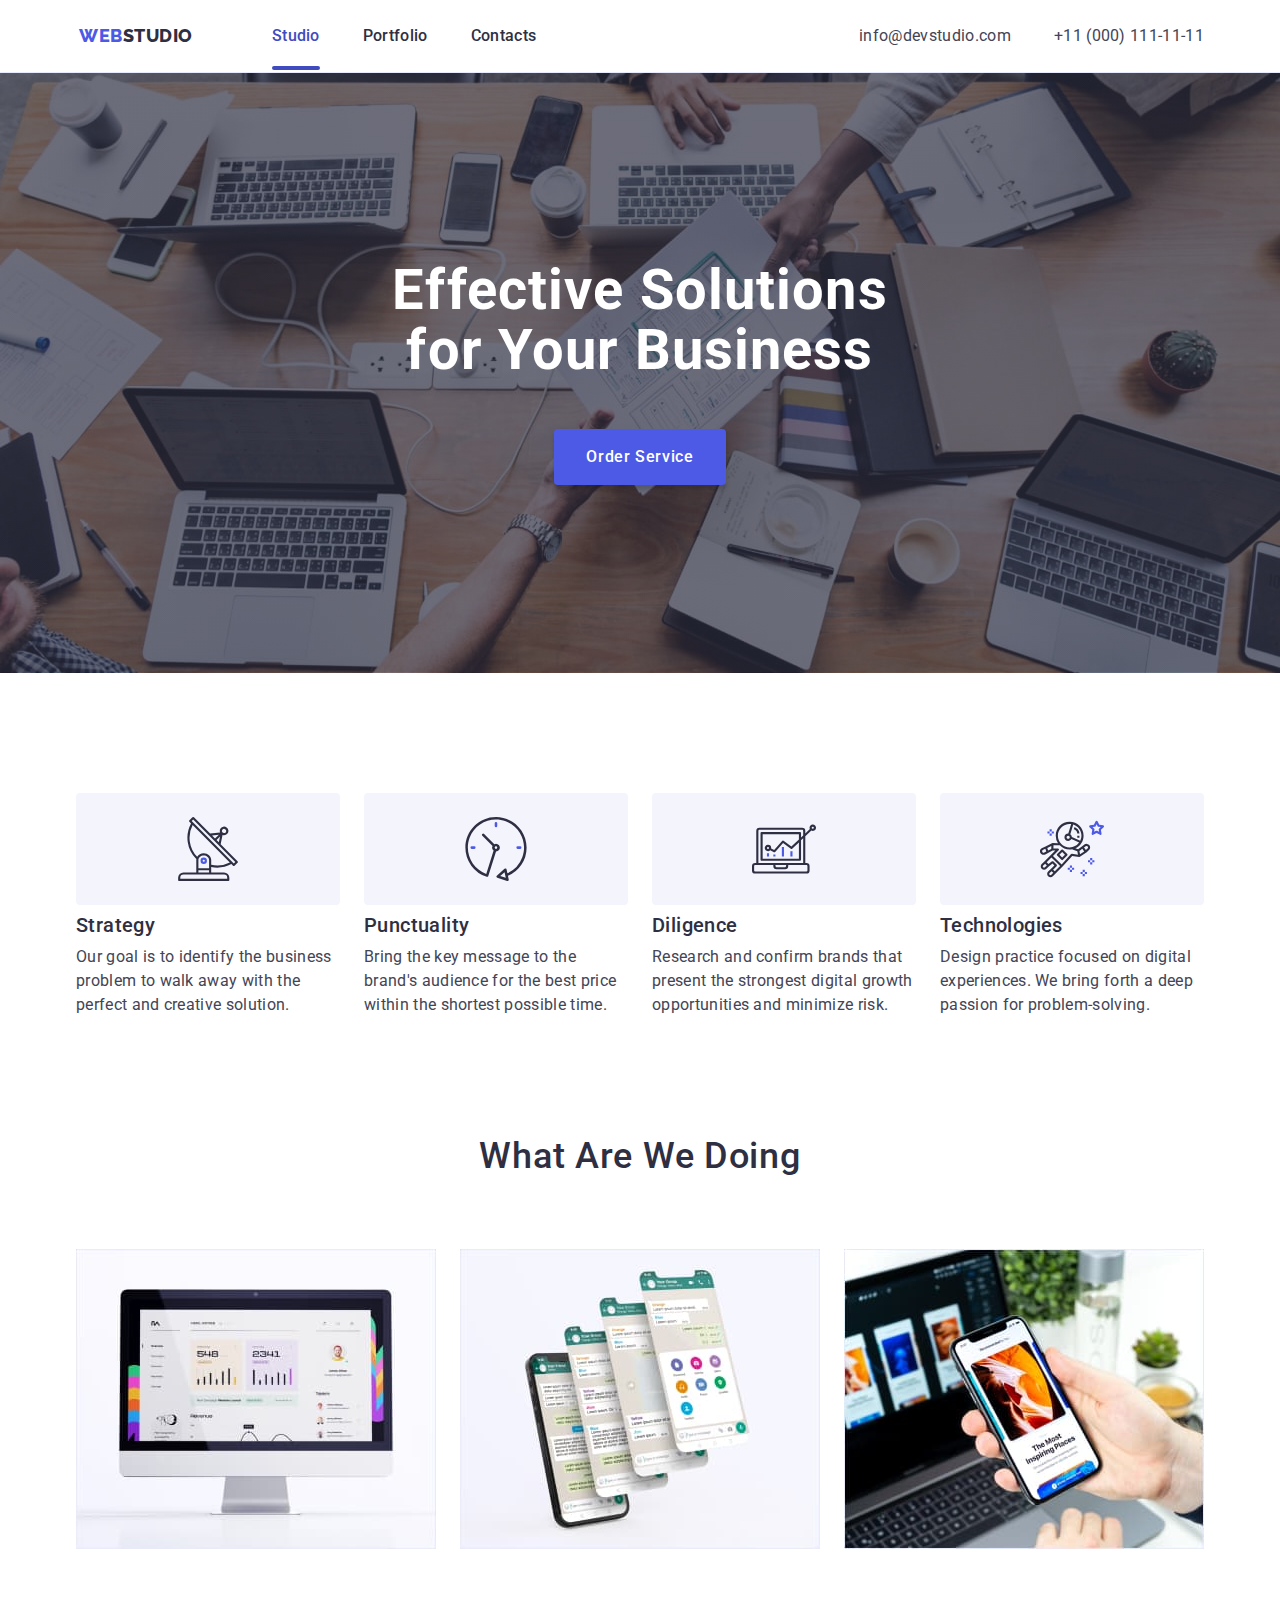
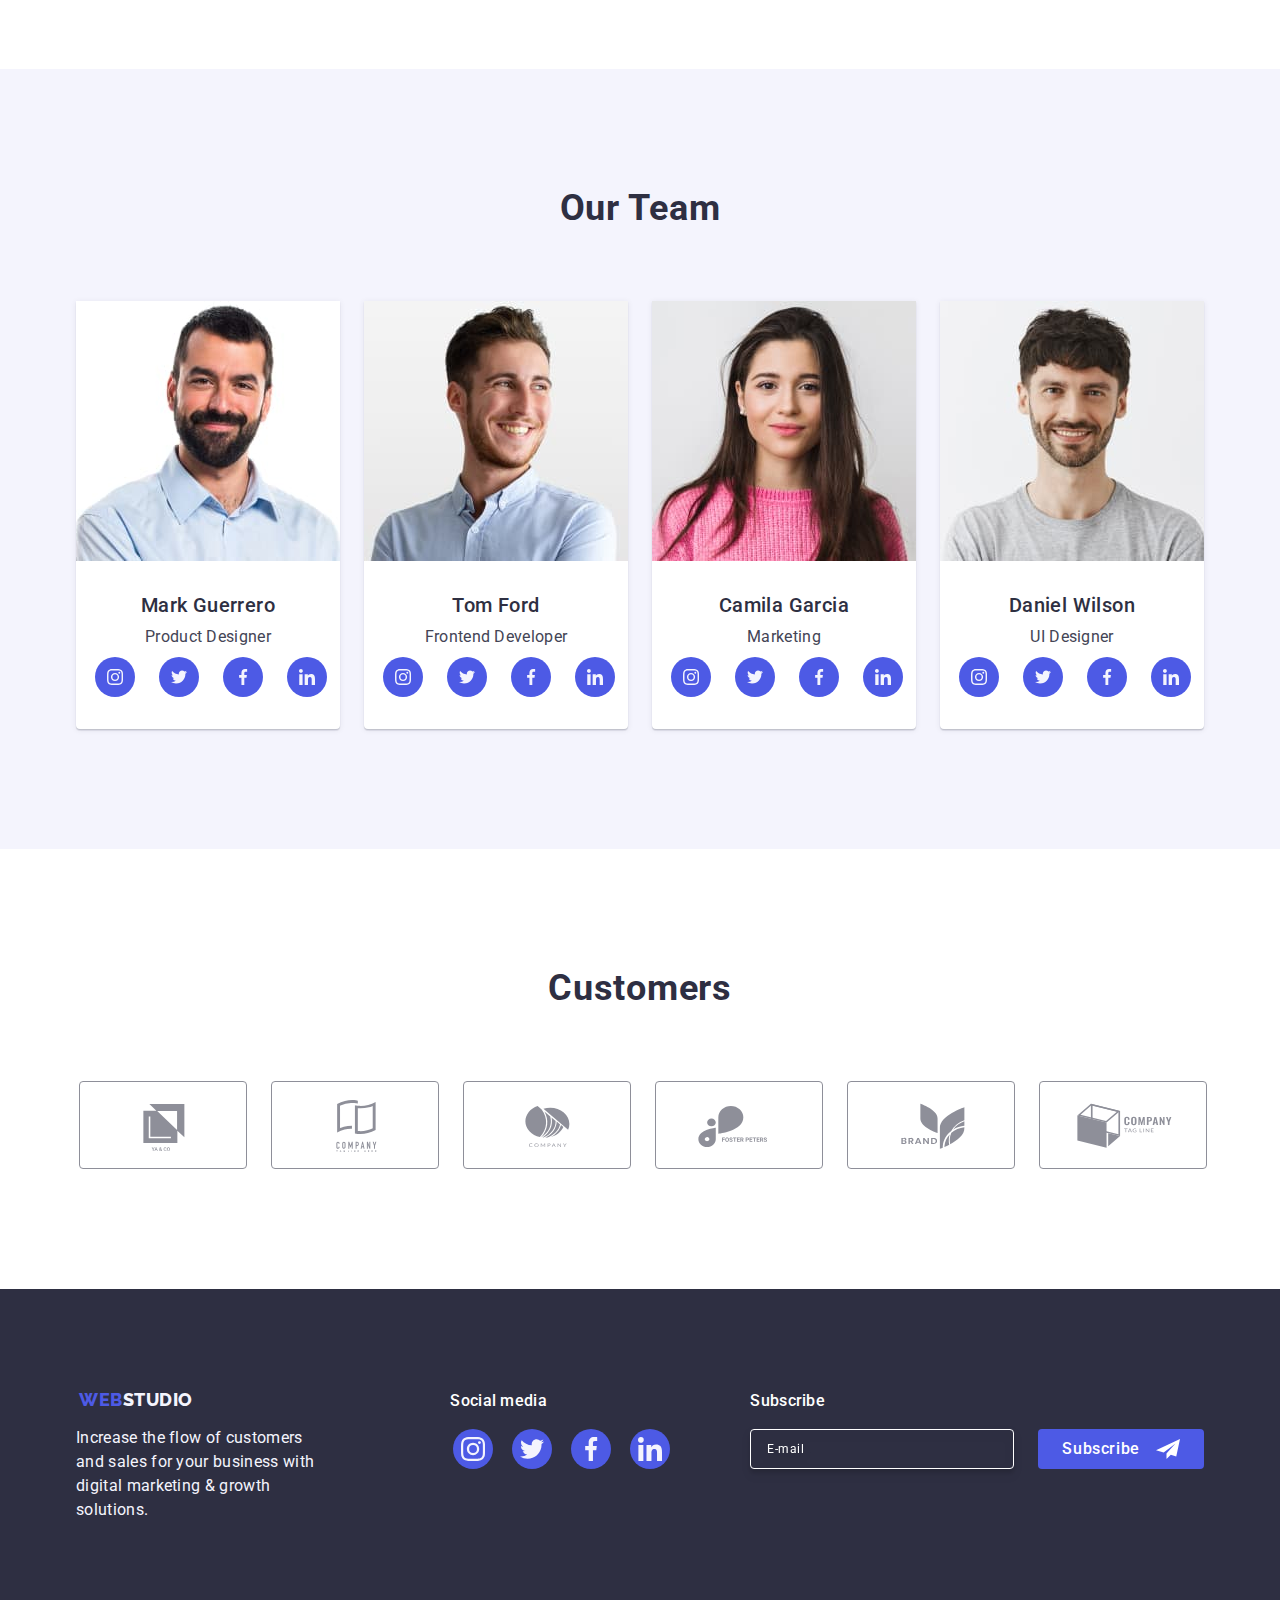
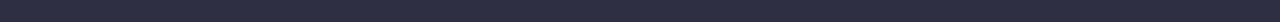
<file: index.html>
<!DOCTYPE html>
<html lang="en">
  <head>
    <meta charset="UTF-8" />
    <meta name="viewport" content="width=device-width, initial-scale=1.0" />

    <link
      rel="stylesheet"
      href="https://cdnjs.cloudflare.com/ajax/libs/modern-normalize/2.0.0/modern-normalize.min.css"
    />

    <link rel="preconnect" href="https://fonts.googleapis.com" />
    <link rel="preconnect" href="https://fonts.gstatic.com" crossorigin />
    <link
      href="https://fonts.googleapis.com/css2?family=Raleway:wght@800&family=Roboto:wght@400;500;700;900&display=swap"
      rel="stylesheet"
    />

    <link rel="stylesheet" href="./css/styles.css" />
    <title>Web Studio</title>
  </head>

  <body>
    <header class="header">
      <div class="container header-container">
        <nav class="header-navbar">
          <a class="header-logo-link link" href="./index.html"
            >Web<span class="logo-span">Studio</span></a
          >
          <ul class="header-list list">
            <li>
              <a class="header-list-link link current" href="./index.html"
                >Studio</a
              >
            </li>
            <li>
              <a class="header-list-link link" href="./portfolio.html"
                >Portfolio</a
              >
            </li>
            <li><a class="header-list-link link" href="">Contacts</a></li>
          </ul>
        </nav>
        <address class="header-addr-list">
          <ul class="header-addr-list list">
            <li>
              <a class="header-addr-link link" href="mailto:info@devstudio.com"
                >info@devstudio.com</a
              >
            </li>
            <li>
              <a class="header-addr-link link" href="tel:+110001111111"
                >+11 (000) 111-11-11</a
              >
            </li>
          </ul>
        </address>
      </div>
    </header>

    <main>
      <section class="hero">
        <div class="container">
          <h1 class="hero-title">Effective Solutions for Your Business</h1>
          <button class="order-button" data-modal-open type="button">
            Order Service
          </button>
        </div>
      </section>

      <section class="basics-section">
        <div class="container">
          <h2 class="visually-hidden">The main rules of the company</h2>
          <ul class="basics-list list">
            <li class="basics-item">
              <div class="basics-icon-container">
                <svg class="basics-list-icon" width="64" height="64">
                  <use href="./images/icons.svg#antenna"></use>
                </svg>
              </div>
              <h3 class="basics-title">Strategy</h3>
              <p class="paragraph">
                Our goal is to identify the business problem to walk away with
                the perfect and creative solution.
              </p>
            </li>
            <li class="basics-item">
              <div class="basics-icon-container">
                <svg class="basics-list-icon" width="64" height="64">
                  <use href="./images/icons.svg#clock"></use>
                </svg>
              </div>
              <h3 class="basics-title">Punctuality</h3>
              <p class="paragraph">
                Bring the key message to the brand's audience for the best price
                within the shortest possible time.
              </p>
            </li>
            <li class="basics-item">
              <div class="basics-icon-container">
                <svg class="basics-list-icon" width="64" height="64">
                  <use href="./images/icons.svg#diagram"></use>
                </svg>
              </div>
              <h3 class="basics-title">Diligence</h3>
              <p class="paragraph">
                Research and confirm brands that present the strongest digital
                growth opportunities and minimize risk.
              </p>
            </li>
            <li class="basics-item">
              <div class="basics-icon-container">
                <svg class="basics-list-icon" width="64" height="64">
                  <use href="./images/icons.svg#astronaut"></use>
                </svg>
              </div>
              <h3 class="basics-title">Technologies</h3>
              <p class="paragraph">
                Design practice focused on digital experiences. We bring forth a
                deep passion for problem-solving.
              </p>
            </li>
          </ul>
        </div>
      </section>

      <section class="doing-section">
        <div class="container">
          <h2 class="doing-title">What are we doing</h2>
          <ul class="doing-list list">
            <li class="doing-item">
              <img
                src="./images/desctop.jpg"
                alt="desktop computer"
                width="360"
                height="300"
              />
            </li>
            <li class="doing-item">
              <img
                src="./images/mobiles.jpg"
                alt="mobile phone"
                width="360"
                height="300"
              />
            </li>
            <li class="doing-item">
              <img
                src="./images/mobile-desctop.jpg"
                alt="laptop and smartphone"
                width="360"
                height="300"
              />
            </li>
          </ul>
        </div>
      </section>
      <section class="team-section">
        <div class="container">
          <h2 class="team-title">Our Team</h2>
          <ul class="team-list-img list">
            <li class="team-list-img-item">
              <img
                src="./images/mark-guerro.jpg"
                alt="Product Designer Mark Guerrero"
                width="264"
              />
              <div class="team-div-worker">
                <h3 class="team-subtitle">Mark Guerrero</h3>
                <p class="team-paragraph">Product Designer</p>
                <ul class="team-list list">
                  <li class="team-item">
                    <a class="team-link link" href="">
                      <svg class="team-icons" width="16" height="16">
                        <use href="./images/icons.svg#instagram"></use>
                      </svg>
                    </a>
                  </li>
                  <li class="team-item">
                    <a class="team-link link" href="">
                      <svg class="team-icons" width="16" height="16">
                        <use href="./images/icons.svg#twitter"></use>
                      </svg>
                    </a>
                  </li>
                  <li class="team-item">
                    <a class="team-link link" href="">
                      <svg class="team-icons" width="16" height="16">
                        <use href="./images/icons.svg#facebook"></use>
                      </svg>
                    </a>
                  </li>
                  <li class="team-item">
                    <a class="team-link link" href="">
                      <svg class="team-icons" width="16" height="16">
                        <use href="./images/icons.svg#linkedin"></use>
                      </svg>
                    </a>
                  </li>
                </ul>
              </div>
            </li>

            <li class="team-list-img-item">
              <img
                src="./images/tom-ford.jpg"
                alt="Product Designer Mark Guerrero"
                width="264"
              />
              <div class="team-div-worker">
                <h3 class="team-subtitle">Tom Ford</h3>
                <p class="team-paragraph">Frontend Developer</p>
                <ul class="team-list list">
                  <li class="team-item">
                    <a class="team-link link" href="">
                      <svg class="team-icons" width="16" height="16">
                        <use href="./images/icons.svg#instagram"></use>
                      </svg>
                    </a>
                  </li>
                  <li class="team-item">
                    <a class="team-link link" href="">
                      <svg class="team-icons" width="16" height="16">
                        <use href="./images/icons.svg#twitter"></use>
                      </svg>
                    </a>
                  </li>
                  <li class="team-item">
                    <a class="team-link link" href="">
                      <svg class="team-icons" width="16" height="16">
                        <use href="./images/icons.svg#facebook"></use>
                      </svg>
                    </a>
                  </li>
                  <li class="team-item">
                    <a class="team-link link" href="">
                      <svg class="team-icons" width="16" height="16">
                        <use href="./images/icons.svg#linkedin"></use>
                      </svg>
                    </a>
                  </li>
                </ul>
              </div>
            </li>

            <li class="team-list-img-item">
              <img
                src="./images/camilla-garcia.jpg"
                alt="Product Designer Mark Guerrero"
                width="264"
              />
              <div class="team-div-worker">
                <h3 class="team-subtitle">Camila Garcia</h3>
                <p class="team-paragraph">Marketing</p>
                <ul class="team-list list">
                  <li class="team-item">
                    <a class="team-link link" href="">
                      <svg class="team-icons" width="16" height="16">
                        <use href="./images/icons.svg#instagram"></use>
                      </svg>
                    </a>
                  </li>
                  <li class="team-item">
                    <a class="team-link link" href="">
                      <svg class="team-icons" width="16" height="16">
                        <use href="./images/icons.svg#twitter"></use>
                      </svg>
                    </a>
                  </li>
                  <li class="team-item">
                    <a class="team-link link" href="">
                      <svg class="team-icons" width="16" height="16">
                        <use href="./images/icons.svg#facebook"></use>
                      </svg>
                    </a>
                  </li>
                  <li class="team-item">
                    <a class="team-link link" href="">
                      <svg class="team-icons" width="16" height="16">
                        <use href="./images/icons.svg#linkedin"></use>
                      </svg>
                    </a>
                  </li>
                </ul>
              </div>
            </li>

            <li class="team-list-img-item">
              <img
                src="./images/daniel-wilson.jpg"
                alt="Product Designer Mark Guerrero"
                width="264"
              />
              <div class="team-div-worker">
                <h3 class="team-subtitle">Daniel Wilson</h3>
                <p class="team-paragraph">UI Designer</p>
                <ul class="team-list list">
                  <li class="team-item">
                    <a class="team-link link" href="">
                      <svg class="team-icons" width="16" height="16">
                        <use href="./images/icons.svg#instagram"></use>
                      </svg>
                    </a>
                  </li>
                  <li class="team-item">
                    <a class="team-link link" href="">
                      <svg class="team-icons" width="16" height="16">
                        <use href="./images/icons.svg#twitter"></use>
                      </svg>
                    </a>
                  </li>
                  <li class="team-item">
                    <a class="team-link link" href="">
                      <svg class="team-icons" width="16" height="16">
                        <use href="./images/icons.svg#facebook"></use>
                      </svg>
                    </a>
                  </li>
                  <li class="team-item">
                    <a class="team-link link" href="">
                      <svg class="team-icons" width="16" height="16">
                        <use href="./images/icons.svg#linkedin"></use>
                      </svg>
                    </a>
                  </li>
                </ul>
              </div>
            </li>
          </ul>
        </div>
      </section>

      <section class="customers-section">
        <div class="container">
          <h2 class="customers-title">Customers</h2>
          <ul class="customers-list list">
            <li class="customers-item">
              <a href="" class="customers-link">
                <svg class="customers-icons" width="104" height="56">
                  <use href="./images/icons.svg#Logo1"></use>
                </svg>
              </a>
            </li>
            <li class="customers-item">
              <a href="" class="customers-link">
                <svg class="customers-icons" width="104" height="56">
                  <use href="./images/icons.svg#Logo2"></use>
                </svg>
              </a>
            </li>
            <li class="customers-item">
              <a href="" class="customers-link">
                <svg class="customers-icons" width="104" height="56">
                  <use href="./images/icons.svg#Logo3"></use>
                </svg>
              </a>
            </li>
            <li class="customers-item">
              <a href="" class="customers-link">
                <svg class="customers-icons" width="104" height="56">
                  <use href="./images/icons.svg#Logo4"></use>
                </svg>
              </a>
            </li>
            <li class="customers-item">
              <a href="" class="customers-link">
                <svg class="customers-icons" width="104" height="56">
                  <use href="./images/icons.svg#Logo5"></use>
                </svg>
              </a>
            </li>
            <li class="customers-item">
              <a href="" class="customers-link">
                <svg class="customers-icons" width="104" height="56">
                  <use href="./images/icons.svg#Logo6"></use>
                </svg>
              </a>
            </li>
          </ul>
        </div>
      </section>
    </main>
    <footer class="footer">
      <div class="container footer-container">
        <div class="footer-logo-container">
          <a class="footer-link" href="./index.html"
            >Web<span class="logo-span">Studio</span></a
          >
          <p class="footer-paragraph">
            Increase the flow of customers and sales for your business with
            digital marketing & growth solutions.
          </p>
        </div>
        <div class="footer-social-container">
          <p class="footer-social-paragraph">Social media</p>
          <ul class="footer-social-list list">
            <li class="footer-social-item">
              <a class="footer-social-link link" href="">
                <svg class="footer-social-icons" width="24" height="24">
                  <use href="./images/icons.svg#instagram"></use>
                </svg>
              </a>
            </li>
            <li class="footer-social-item">
              <a class="footer-social-link link" href="">
                <svg class="footer-social-icons" width="24" height="24">
                  <use href="./images/icons.svg#twitter"></use>
                </svg>
              </a>
            </li>
            <li class="footer-social-item">
              <a class="footer-social-link link" href="">
                <svg class="footer-social-icons" width="24" height="24">
                  <use href="./images/icons.svg#facebook"></use>
                </svg>
              </a>
            </li>
            <li class="footer-social-item">
              <a class="footer-social-link link" href="">
                <svg class="footer-social-icons" width="24" height="24">
                  <use href="./images/icons.svg#linkedin"></use>
                </svg>
              </a>
            </li>
          </ul>
        </div>
        <div class="form-footer-container">
          <p class="footer-subscribe">Subscribe</p>
          <form class="footer-form">
            <label class="footer-label" aria-label="Subscribe">
              <input
                class="footer-input"
                type="email"
                name="email"
                placeholder="E-mail"
              />
            </label>
            <button class="footer-form-button" type="submit">
              Subscribe
              <svg class="footer-form-icon" width="24" height="24">
                <use href="./images/icons.svg#icon-frame"></use>
              </svg>
            </button>
          </form>
        </div>
      </div>
    </footer>
    <div class="backdrop is-hidden" data-modal>
      <div class="modal">
        <button type="button" class="modal-close-btn" data-modal-close>
          <svg class="close-icon" height="8" width="8">
            <use href="./images/icons.svg#close"></use>
          </svg>
        </button>
        <p class="modal-title">Leave your contacts and we will call you back</p>
        <form class="modal-form">
          <div class="modal-field">
            <label class="modal-input-label" for="user-name">
              <span class="modal-input-label-text">Name</span>
            </label>
            <div class="input-wrap">
              <input
                type="text"
                name="user-name"
                class="modal-input"
                id="user-name"
              />
              <svg class="modal-input-icon" width="18" height="24">
                <use href="./images/icons.svg#icon-person"></use>
              </svg>
            </div>
          </div>
          <div class="modal-field">
            <label class="modal-input-label" for="modal-tel">
              <span class="modal-input-label-text">Phone</span>
            </label>
            <div class="input-wrap">
              <input
                type="tel"
                name="modal-user-phone"
                class="modal-input"
                id="modal-tel"
              />
              <svg class="modal-input-icon" width="18" height="24">
                <use href="./images/icons.svg#icon-phone"></use>
              </svg>
            </div>
          </div>
          <div class="modal-field">
            <label class="modal-input-label" for="modal-email">
              <span class="modal-input-label-text">Email</span>
            </label>
            <div class="input-wrap">
              <input
                type="email"
                name="modal-user-post"
                class="modal-input"
                id="modal-email"
              />
              <svg class="modal-input-icon" width="18" height="24">
                <use href="./images/icons.svg#icon-email"></use>
              </svg>
            </div>
          </div>
          <div class="modal-field-textarea">
            <label class="modal-input-label" for="user-comment">
              <span class="modal-input-label-text">Comment</span></label
            >
            <textarea
              name="user-comment"
              id="user-comment"
              class="modal-text-area"
              placeholder="Text input"
            ></textarea>
          </div>
          <div class="modal-field-checkbox">
            <input
              type="checkbox"
              name="user-privacy"
              id="user-privacy"
              class="modal-check visually-hidden"
              value="true"
            />
            <label for="user-privacy" class="check-text"
              ><span class="check-text-span">
                <svg class="accept-icon" width="10" height="8">
                  <use href="./images/icons.svg#icon-accept-click"></use>
                </svg>
              </span>
              I accept the terms and conditions of the
              <a href="" class="privacy-link">Privacy Policy</a></label
            >
          </div>
          <button type="submit" class="modal-form-btn">Send</button>
        </form>
      </div>
    </div>
    <script src="./js/modal.js"></script>
  </body>
</html>
</file>
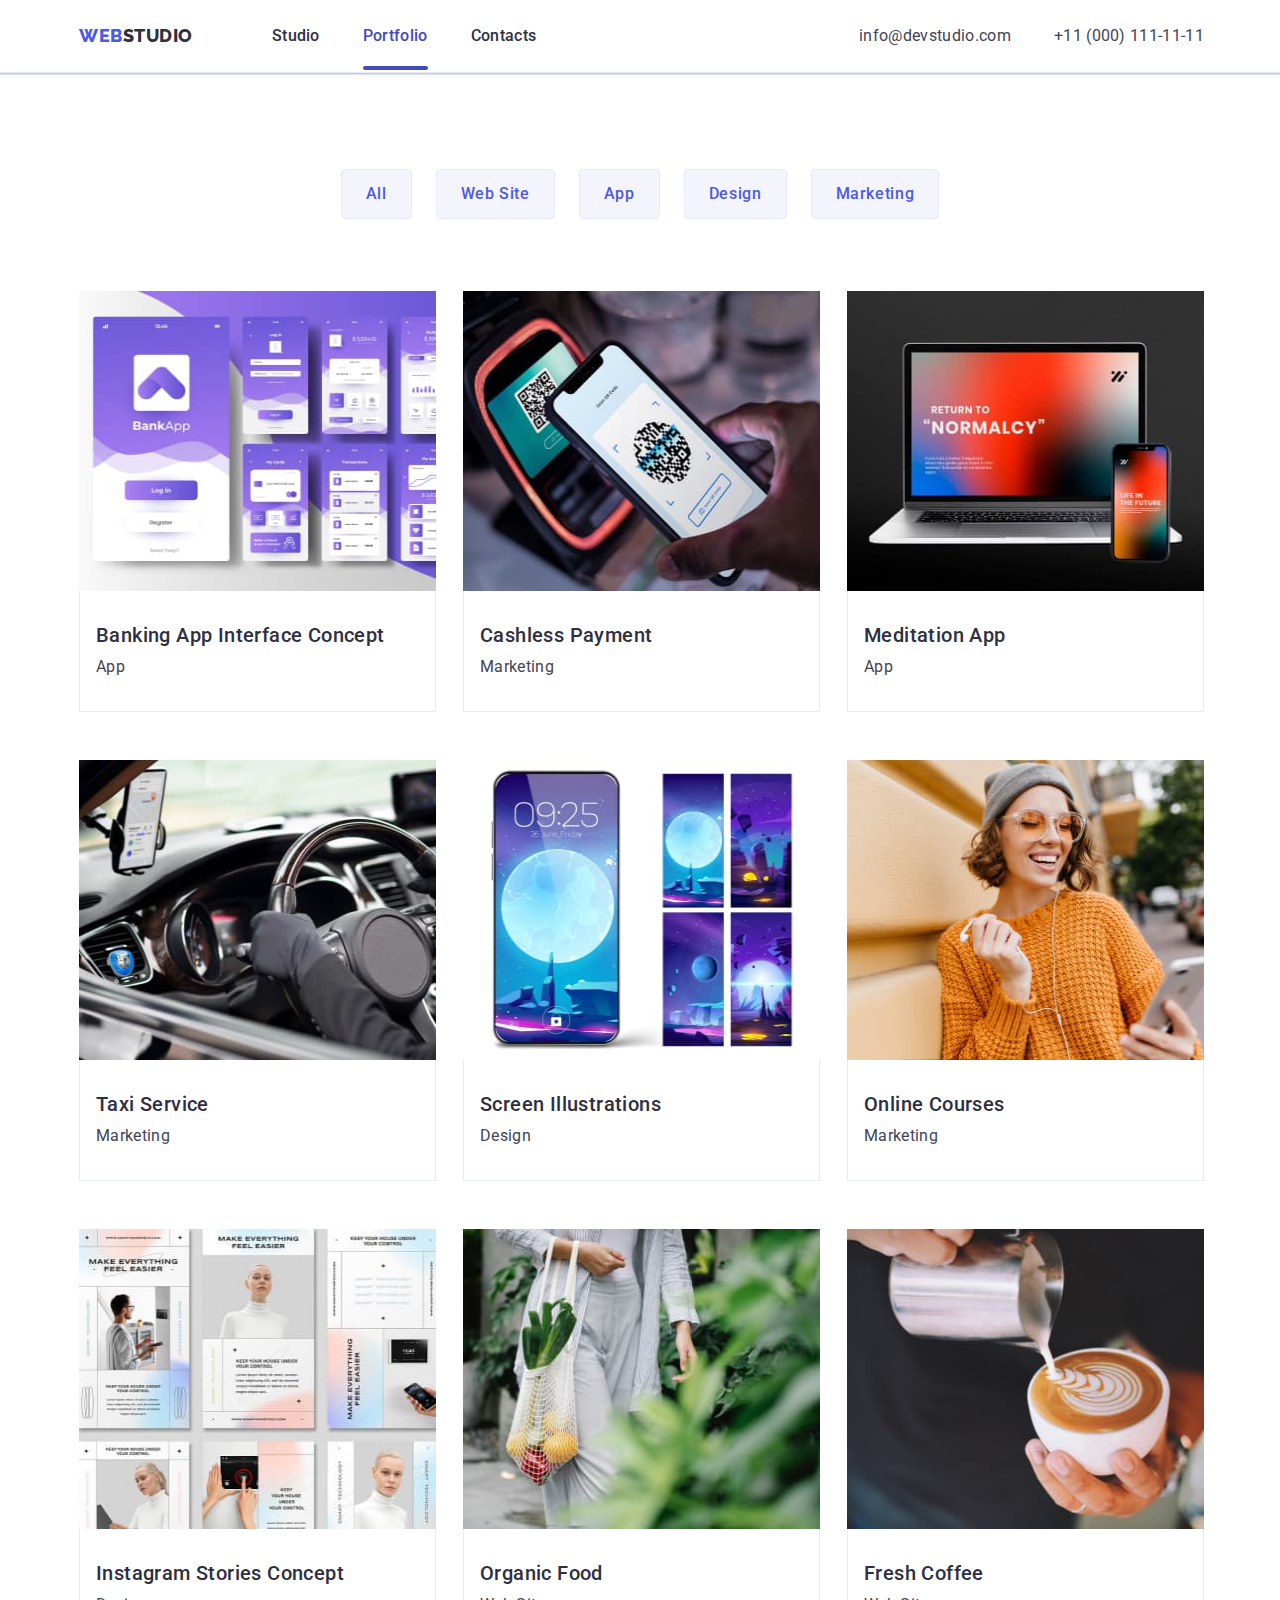
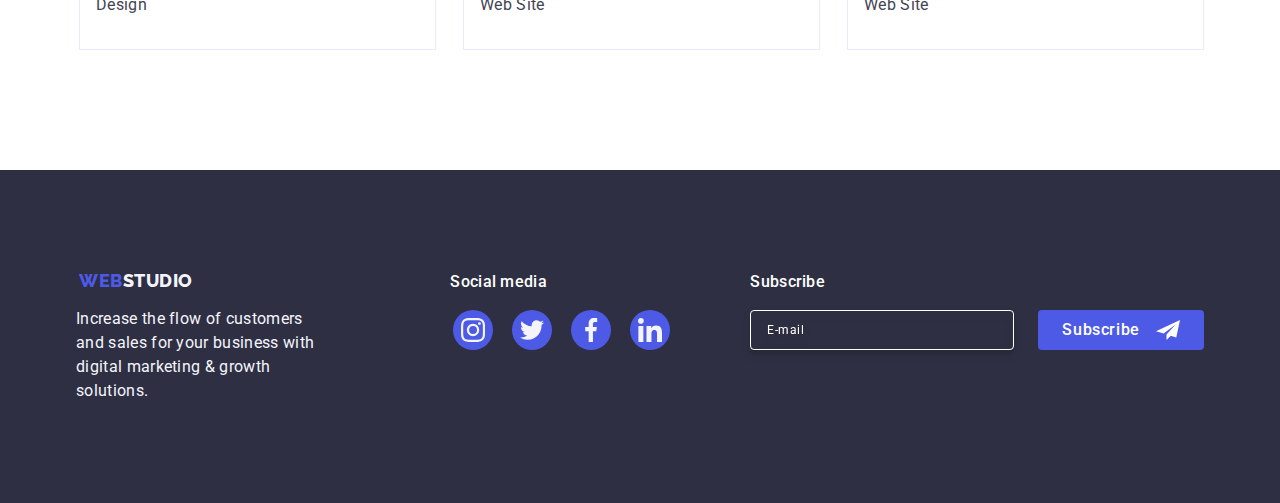
<file: portfolio.html>
<!DOCTYPE html>
<html lang="en">
  <head>
    <meta charset="UTF-8" />
    <meta name="viewport" content="width=device-width, initial-scale=1.0" />

    <link
      rel="stylesheet"
      href="https://cdnjs.cloudflare.com/ajax/libs/modern-normalize/2.0.0/modern-normalize.min.css"
    />

    <link rel="preconnect" href="https://fonts.googleapis.com" />
    <link rel="preconnect" href="https://fonts.gstatic.com" crossorigin />
    <link
      href="https://fonts.googleapis.com/css2?family=Raleway:wght@800&family=Roboto:wght@400;500;700;900&display=swap"
      rel="stylesheet"
    />

    <link rel="stylesheet" href="./css/styles.css" />
    <title>Portfolio</title>
  </head>
  <body class="body">
    <header class="header">
      <div class="container header-container">
        <nav class="header-navbar">
          <a class="header-logo-link link" href="./index.html"
            >Web<span class="logo-span">Studio</span></a
          >
          <ul class="header-list list">
            <li>
              <a class="header-list-link link" href="./index.html">Studio</a>
            </li>
            <li>
              <a class="header-list-link link current" href="./portfolio.html"
                >Portfolio</a
              >
            </li>
            <li><a class="header-list-link link" href="">Contacts</a></li>
          </ul>
        </nav>
        <address class="header-addr-list">
          <ul class="header-addr-list list">
            <li>
              <a class="header-addr-link link" href="mailto:info@devstudio.com"
                >info@devstudio.com</a
              >
            </li>
            <li>
              <a class="header-addr-link link" href="tel:+110001111111"
                >+11 (000) 111-11-11</a
              >
            </li>
          </ul>
        </address>
      </div>
    </header>

    <main>
      <section class="portfolio-section">
        <div class="container">
          <h1 class="visually-hidden">Filtr</h1>
          <ul class="buttons-container list">
            <li><button class="menu-button" type="button">All</button></li>
            <li>
              <button class="menu-button" type="button">Web Site</button>
            </li>
            <li><button class="menu-button" type="button">App</button></li>
            <li><button class="menu-button" type="button">Design</button></li>
            <li>
              <button class="menu-button" type="button">Marketing</button>
            </li>
          </ul>
          <ul class="portfolio-item-list list">
            <li class="gallary-container">
              <a href="" class="gallary-link link">
                <div class="gallary-text">
                  <img
                    src="./images/banking-app.jpg"
                    alt="Banking Interface"
                    width="360"
                    height="300"
                  />
                  <p class="gallery-cover-text">
                    14 Stylish and User-Friendly App Design Concepts · Task
                    Manager App · Calorie Tracker App · Exotic Fruit Ecommerce
                    App · Cloud Storage App
                  </p>
                </div>
                <div class="div-text">
                  <h2 class="gallery-title">Banking App Interface Concept</h2>
                  <p class="paragraph">App</p>
                </div>
              </a>
            </li>
            <li class="gallary-container">
              <a href="" class="gallary-link link">
                <div class="gallary-text">
                  <img
                    src="./images/cashless-payment.jpg"
                    alt="Cashless Payment"
                    width="360"
                    height="300"
                  />
                  <p class="gallery-cover-text">
                    14 Stylish and User-Friendly App Design Concepts · Task
                    Manager App · Calorie Tracker App · Exotic Fruit Ecommerce
                    App · Cloud Storage App
                  </p>
                </div>
                <div class="div-text">
                  <h2 class="gallery-title">Cashless Payment</h2>
                  <p class="paragraph">Marketing</p>
                </div>
              </a>
            </li>
            <li class="gallary-container">
              <a href="" class="gallary-link link">
                <div class="gallary-text">
                  <img
                    src="./images/meditation-app.jpg"
                    alt="Meditation App"
                    width="360"
                    height="300"
                  />
                  <p class="gallery-cover-text">
                    14 Stylish and User-Friendly App Design Concepts · Task
                    Manager App · Calorie Tracker App · Exotic Fruit Ecommerce
                    App · Cloud Storage App
                  </p>
                </div>
                <div class="div-text">
                  <h2 class="gallery-title">Meditation App</h2>
                  <p class="paragraph">App</p>
                </div>
              </a>
            </li>
            <li class="gallary-container">
              <a href="" class="gallary-link link">
                <div class="gallary-text">
                  <img
                    src="./images/taxi-service.jpg"
                    alt="Taxi Service"
                    width="360"
                    height="300"
                  />
                  <p class="gallery-cover-text">
                    14 Stylish and User-Friendly App Design Concepts · Task
                    Manager App · Calorie Tracker App · Exotic Fruit Ecommerce
                    App · Cloud Storage App
                  </p>
                </div>
                <div class="div-text">
                  <h2 class="gallery-title">Taxi Service</h2>
                  <p class="paragraph">Marketing</p>
                </div>
              </a>
            </li>
            <li class="gallary-container">
              <a href="" class="gallary-link link">
                <div class="gallary-text">
                  <img
                    src="./images/screen-illustrations.jpg"
                    alt="Screen Illustrations"
                    width="360"
                    height="300"
                  />
                  <p class="gallery-cover-text">
                    14 Stylish and User-Friendly App Design Concepts · Task
                    Manager App · Calorie Tracker App · Exotic Fruit Ecommerce
                    App · Cloud Storage App
                  </p>
                </div>
                <div class="div-text">
                  <h2 class="gallery-title">Screen Illustrations</h2>
                  <p class="paragraph">Design</p>
                </div></a
              >
            </li>
            <li class="gallary-container">
              <a href="" class="gallary-link link">
                <div class="gallary-text">
                  <img
                    src="./images/online-courses.jpg"
                    alt="Online Courses"
                    width="360"
                    height="300"
                  />
                  <p class="gallery-cover-text">
                    14 Stylish and User-Friendly App Design Concepts · Task
                    Manager App · Calorie Tracker App · Exotic Fruit Ecommerce
                    App · Cloud Storage App
                  </p>
                </div>
                <div class="div-text">
                  <h2 class="gallery-title">Online Courses</h2>
                  <p class="paragraph">Marketing</p>
                </div></a
              >
            </li>
            <li class="gallary-container">
              <a href="" class="gallary-link link">
                <div class="gallary-text">
                  <img
                    src="./images/instagram-stories-concept.jpg"
                    alt="Instagram Stories"
                    width="360"
                    height="300"
                  />
                  <p class="gallery-cover-text">
                    14 Stylish and User-Friendly App Design Concepts · Task
                    Manager App · Calorie Tracker App · Exotic Fruit Ecommerce
                    App · Cloud Storage App
                  </p>
                </div>
                <div class="div-text">
                  <h2 class="gallery-title">Instagram Stories Concept</h2>
                  <p class="paragraph">Design</p>
                </div></a
              >
            </li>
            <li class="gallary-container">
              <a href="" class="gallary-link link">
                <div class="gallary-text">
                  <img
                    src="./images/organic-food.jpg"
                    alt="Organic Food"
                    width="360"
                    height="300"
                  />
                  <p class="gallery-cover-text">
                    14 Stylish and User-Friendly App Design Concepts · Task
                    Manager App · Calorie Tracker App · Exotic Fruit Ecommerce
                    App · Cloud Storage App
                  </p>
                </div>
                <div class="div-text">
                  <h2 class="gallery-title">Organic Food</h2>
                  <p class="paragraph">Web Site</p>
                </div></a
              >
            </li>
            <li class="gallary-container">
              <a href="" class="gallary-link link">
                <div class="gallary-text">
                  <img
                    src="./images/fresh-coffee.jpg"
                    alt="Coffee"
                    width="360"
                    height="300"
                  />
                  <p class="gallery-cover-text">
                    14 Stylish and User-Friendly App Design Concepts · Task
                    Manager App · Calorie Tracker App · Exotic Fruit Ecommerce
                    App · Cloud Storage App
                  </p>
                </div>
                <div class="div-text">
                  <h2 class="gallery-title">Fresh Coffee</h2>
                  <p class="paragraph">Web Site</p>
                </div></a
              >
            </li>
          </ul>
        </div>
      </section>
    </main>
    <footer class="footer">
      <div class="container footer-container">
        <div class="footer-logo-container">
          <a class="footer-link" href="./index.html"
            >Web<span class="logo-span">Studio</span></a
          >
          <p class="footer-paragraph">
            Increase the flow of customers and sales for your business with
            digital marketing & growth solutions.
          </p>
        </div>
        <div class="footer-social-container">
          <p class="footer-social-paragraph">Social media</p>
          <ul class="footer-social-list list">
            <li class="footer-social-item">
              <a class="footer-social-link link" href="">
                <svg class="footer-social-icons" width="24" height="24">
                  <use href="./images/icons.svg#instagram"></use>
                </svg>
              </a>
            </li>
            <li class="footer-social-item">
              <a class="footer-social-link link" href="">
                <svg class="footer-social-icons" width="24" height="24">
                  <use href="./images/icons.svg#twitter"></use>
                </svg>
              </a>
            </li>
            <li class="footer-social-item">
              <a class="footer-social-link link" href="">
                <svg class="footer-social-icons" width="24" height="24">
                  <use href="./images/icons.svg#facebook"></use>
                </svg>
              </a>
            </li>
            <li class="footer-social-item">
              <a class="footer-social-link link" href="">
                <svg class="footer-social-icons" width="24" height="24">
                  <use href="./images/icons.svg#linkedin"></use>
                </svg>
              </a>
            </li>
          </ul>
        </div>
        <div class="form-footer-container">
          <p class="footer-subscribe">Subscribe</p>
          <form class="footer-form">
            <label class="footer-label" aria-label="Subscribe">
              <input
                class="footer-input"
                type="email"
                name="email"
                placeholder="E-mail"
              />
            </label>
            <button class="footer-form-button" type="submit">
              Subscribe
              <svg class="footer-form-icon" width="24" height="24">
                <use href="./images/icons.svg#icon-frame"></use>
              </svg>
            </button>
          </form>
        </div>
      </div>
    </footer>
  </body>
</html>
</file>
<file: css/styles.css>
/* ----General Selectors----- */

:root {
  --iris-color: #4d5ae5;
  --navyblue-color: #2e2f42;
  --slate-color: #434455;
  --white-color: #fff;
  --cloud-color: #f4f4fd;
  --ocean-color: #404bbf;
  --cornflower: #e7e9fc;
  --lightslate: #8e8f99;
}

p,
h1,
h2,
h3,
h4,
h5,
h6 {
  margin-top: 0;
  margin-bottom: 0;
}

ul,
ol {
  margin-top: 0;
  margin-bottom: 0;
  padding-left: 0;
}

body {
  font-family: "Roboto", sans-serif;
  color: var(--slate-color);
  background-color: var(--white-color);
}

.container {
  width: 100%;
  max-width: 1158px;
  padding-left: 15px;
  padding-right: 15px;
  margin: 0 auto;
}

img {
  display: block;
  max-width: 100%;
}

.link {
  text-decoration: none;
}

.list {
  display: flex;
  padding-left: 0;
  margin: 0;
  list-style: none;
}

.paragraph {
  color: var(--slate-color);
  font-size: 16px;
  line-height: 1.5;
  letter-spacing: 0.32px;
}

.visually-hidden {
  position: absolute;
  width: 1px;
  height: 1px;
  margin: -1px;
  border: 0;
  padding: 0;
  white-space: nowrap;
  clip-path: inset(100%);
  clip: rect(0, 0, 0, 0);
  overflow: hidden;
}

.logo-span {
  color: var(--navyblue-color);
}

/* ----End General Selectors---- */

/* --------HEADER----------- */
.header {
  border-bottom: 1px solid var(--cornflower);
  box-shadow: 0px 2px 1px rgba(46, 47, 66, 0.08),
    0px 1px 1px rgba(46, 47, 66, 0.16), 0px 1px 6px rgba(46, 47, 66, 0.08);
}

.header-container {
  display: flex;
}

.header-list {
  display: flex;
  gap: 40px;
}

.header-navbar {
  display: flex;
  flex-grow: 1;
  align-items: center;
}

.header-logo-link {
  font-family: "Raleway", sans-serif;
  font-size: 18px;
  line-height: 1.17;
  color: var(--iris-color);
  letter-spacing: 0.03em;
  text-transform: uppercase;
  font-weight: 800;
  margin-right: 76px;
}

.header-list-link {
  font-weight: 500;
  font-size: 16px;
  line-height: 1.5;
  letter-spacing: 0.02em;
  color: var(--navyblue-color);
  padding-bottom: 24px;
  padding-top: 24px;
}
.header-list-link:hover,
.header-list-link:focus {
  color: var(--ocean-color);
}

.current {
  position: relative;
  color: var(--ocean-color);
  transition: color 250ms cubic-bezier(0.4, 0, 0.2, 1);
}

.current::after {
  content: "";
  position: absolute;
  width: 100%;
  left: 0;
  bottom: -1px;
  height: 4px;
  background-color: var(--ocean-color);
  border-radius: 2px;
}

.header-addr-list {
  font-style: normal;
}

.header-addr-list {
  display: flex;
  gap: 40px;
}

.header-addr-link {
  padding-bottom: 24px;
  padding-top: 24px;
  display: block;
  font-style: normal;
  font-size: 16px;
  line-height: 1.5;
  letter-spacing: 0.02em;
  color: var(--slate-color);
  transition: color 250ms cubic-bezier(0.4, 0, 0.2, 1);
}

.header-addr-link:hover,
.header-addr-link:focus {
  color: var(--ocean-color);
}

/* ---------END HEADER------------- */

/* -----------HERO------------ */

.hero {
  background-color: var(--navyblue-color);
  padding: 188px 0;
  background-image: linear-gradient(
      to bottom,
      rgba(46, 47, 66, 0.7),
      rgba(46, 47, 66, 0.7)
    ),
    url(../images/people-office-new.jpg);
  background-size: cover;
  background-repeat: no-repeat;
  background-position: center center;
  max-width: 1440px;
  margin: 0 auto;
}

.hero-title {
  max-width: 496px;
  color: var(--white-color);
  font-size: 56px;
  font-weight: 700;
  line-height: 1.07;
  letter-spacing: 1.12px;
  text-align: center;
  margin: 0 auto 48px;
}

.order-button {
  display: block;
  font-family: "Roboto", sans-serif;
  color: var(--white, #fff);
  font-size: 16px;
  font-weight: 500;
  line-height: 1.5;
  letter-spacing: 0.64px;
  background: var(--iris-color);
  cursor: pointer;
  margin: 0 auto;
  border-radius: 4px;
  box-shadow: 0px 4px 4px 0px rgba(0, 0, 0, 0.15);
  padding: 16px 32px;
  min-width: 169px;
  height: 56px;
  border: none;
  transition: background-color 250ms cubic-bezier(0.4, 0, 0.2, 1);
}

.order-button:hover,
.order-button:focus {
  background-color: var(--ocean-color);
}

/* -----------END HERO------------- */

/* -----------BASICS------------- */

.basics-section {
  padding: 120px 0;
}

.basics-title {
  color: var(--navyblue-color);
  font-size: 20px;
  font-weight: 500;
  line-height: 1.2;
  letter-spacing: 0.02em;
  margin-bottom: 8px;
}

.basics-list {
  gap: 24px;
}

.basics-icon-container {
  display: flex;
  justify-content: center;
  align-items: center;
  margin-bottom: 8px;
  border-radius: 4px;
  background: var(--cloud-color);
  width: 264px;
  height: 112px;
}

.basics-item {
  width: calc((100% - 24px * 3) / 4);
}
/* ----------- END BASICS------------- */

/* --------DOUING------------ */

.doing-section {
  padding-bottom: 120px;
}

.doing-title {
  color: var(--navyblue-color);
  font-size: 36px;
  font-weight: 500;
  line-height: 1.11;
  text-transform: capitalize;
  text-align: center;
  letter-spacing: 0.02em;
  margin-top: 0;
  margin-bottom: 72px;
}

.doing-list {
  display: flex;
  gap: 24px;
}
.doing-item {
  width: calc((100% - 24px * 2) / 3);
}
/* --------END DOUING------------ */

/* --------TEAM---------- */

.team-section {
  padding: 120px 0;
  background-color: var(--cloud-color);
}
.team-title {
  margin-top: 0;
  margin-bottom: 72px;
  font-size: 36px;
  line-height: 1.11;
  text-align: center;
  letter-spacing: 0.02em;
  text-transform: capitalize;
  color: var(--navyblue-color);
}
.team-list-img {
  display: flex;
  gap: 24px;
  justify-content: center;
}

/* .four-container-icons {
  height: 40px;
  width: 40px;
  gap: 24px;
  border-radius: 50%;
  border: 1px solid var(--iris-color);
  display: flex;
  justify-content: center;
  align-items: center;
  background-color: var(--iris-color);
} */

.team-list-img-item {
  background-color: var(--white-color);
  width: calc((100% - 72px) / 4);
  border-radius: 0px 0px 4px 4px;
  box-shadow: 0px 1px 6px rgba(46, 47, 66, 0.08),
    0px 1px 1px rgba(46, 47, 66, 0.16), 0px 2px 1px rgba(46, 47, 66, 0.08);
}

.team-div-worker {
  padding: 32px 0;
}

.team-subtitle {
  margin-top: 0;
  text-align: center;
  margin-bottom: 8px;
  font-weight: 500;
  font-size: 20px;
  line-height: 1.2;
  letter-spacing: 0.02em;
  color: var(--navyblue-color);
}

.team-paragraph {
  margin: 0;
  line-height: 1.5;
  letter-spacing: 0.02em;
  font-size: 16px;
  text-align: center;
  margin-bottom: 8px;
}

.team-list {
  display: flex;
  justify-content: center;
  gap: 24px;
}

.team-item {
  width: 40px;
  height: 40px;
}

.team-link {
  width: 100%;
  height: 100%;
  background-color: var(--iris-color);
  border-radius: 50%;
  display: flex;
  align-items: center;
  justify-content: center;
  transition: background-color 250ms cubic-bezier(0.4, 0, 0.2, 1);
}
.team-link:hover,
.team-link:focus {
  background-color: var(--ocean-color);
}

.team-icons {
  fill: var(--cloud-color);
}

/* --------END TEAM---------- */

/* -----CUSTOMERS---------- */

.customers-section {
  padding: 120px 0;
}

.customers-title {
  color: var(--navyblue-color);
  text-align: center;
  font-family: Roboto;
  font-size: 36px;
  font-weight: 700;
  line-height: 1.11;
  letter-spacing: 0.02em;
  text-transform: capitalize;
  margin-bottom: 72px;
}

.customers-list {
  display: flex;
  gap: 24px;
}

.customers-item {
  height: 88px;
  width: calc((100% - 120px) / 6);
}

.customers-link {
  display: flex;
  width: 100%;
  height: 100%;
  border: 1px solid #8e8f99;
  border-radius: 4px;
  justify-content: center;
  align-items: center;
  color: #8e8f99;
  transition: border-color 250ms cubic-bezier(0.4, 0, 0.2, 1),
    color 250ms cubic-bezier(0.4, 0, 0.2, 1);
}

.customers-link:hover,
.customers-link:focus {
  border-color: var(--ocean-color);
  color: var(--ocean-color);
}

.customers-icons {
  fill: currentColor;
}

/* -----END CUSTOMERS---------- */

/* ---------FOOTER----------------- */

.footer {
  padding: 100px 0;
  background-color: var(--navyblue-color);
}

.footer-container {
  display: flex;
  align-items: baseline;
}
.footer-logo-container {
  margin-right: 120px;
}
.footer-link {
  display: inline-block;
  margin-bottom: 16px;
  font-family: "Raleway", sans-serif;
  font-size: 18px;
  line-height: 1.17;
  color: var(--iris-color);
  letter-spacing: 0.03em;
  text-transform: uppercase;
  font-weight: 800;
  text-decoration: none;
}
.footer .logo-span {
  color: var(--cloud-color);
}
.footer-paragraph {
  color: var(--cloud-color);
  line-height: 1.5;
  letter-spacing: 0.02em;
  max-width: 264px;
}

.footer-social-paragraph {
  color: var(--white-color);
  line-height: 1.5;
  letter-spacing: 0.02em;
  max-width: 264px;
  font-weight: 500;
  margin-bottom: 16px;
}
.footer-social-container {
}
.footer-social-list {
  display: flex;
  gap: 16px;
}

.footer-social-item {
}
.footer-social-link {
  display: flex;
  justify-content: center;
  align-items: center;
  width: 40px;
  height: 40px;
  background-color: var(--iris-color);
  border-radius: 50%;
  transition: background-color 250ms cubic-bezier(0.4, 0, 0.2, 1);
}
.footer-social-link:hover,
.footer-social-link:focus {
  background-color: #31d0aa;
}
.footer-social-icons {
  fill: var(--cloud-color);
}
.form-footer-container {
  margin-left: 80px;
}
.footer-subscribe {
  color: var(--white-color);
  font-size: 16px;
  font-weight: 500;
  line-height: 1.5;
  letter-spacing: 0.02em;
  margin-bottom: 16px;
}
.footer-form {
  display: flex;
  gap: 24px;
}
.footer-input {
  width: 264px;
  height: 40px;
  background-color: transparent;
  border-radius: 4px;
  border: 1px solid var(--white-color);
  box-shadow: 0px 4px 4px 0px rgba(0, 0, 0, 0.15);
  padding: 0 16px;
  color: var(--white-color);
  font-size: 12px;
  line-height: 1.5;
  letter-spacing: 0.04em;
  filter: drop-shadow(0px 4px 4px rgba(0, 0, 0, 0.15));
}

.footer-input::placeholder {
  color: var(--white-color);
}
.footer-form-button {
  display: flex;
  justify-content: center;
  align-items: center;
  height: 40px;
  min-width: 165px;
  color: var(--white-color);
  text-align: center;
  font-size: 16px;
  font-weight: 500;
  line-height: 1.5;
  letter-spacing: 0.04em;
  padding: 8px 24px;
  border-radius: 4px;
  background: var(--iris-color);
  border: none;
  cursor: pointer;
}
.footer-form-icon {
  margin-left: 16px;
  fill: var(--white-color);
}
/* ----------END FOOTER--------------- */

/* -----------PORTFOLIO-------------- */
.portfolio-section {
  padding-top: 96px;
  padding-bottom: 120px;
}
.buttons-container {
  display: flex;
  justify-content: center;
  gap: 24px;
  margin-bottom: 72px;
}

.menu-button {
  border-radius: 4px;
  padding-top: 12px;
  padding-bottom: 12px;
  padding-left: 24px;
  padding-right: 24px;
  font-family: "Roboto", sans-serif;
  cursor: pointer;
  color: var(--iris-color);
  text-align: center;
  font-size: 16px;
  font-weight: 500;
  line-height: 1.5;
  letter-spacing: 0.04em;
  border: 1px solid var(--cornflower);
  background: var(--cloud-color);
  transition: color 250ms cubic-bezier(0.4, 0, 0.2, 1),
    background-color 250ms cubic-bezier(0.4, 0, 0.2, 1),
    border-color 250ms cubic-bezier(0.4, 0, 0.2, 1),
    box-shadow 250ms cubic-bezier(0.4, 0, 0.2, 1);
}

.menu-button:hover,
.menu-button:focus {
  box-shadow: 0px 3px 1px rgba(0, 0, 0, 0.1), 0px 2px 1px rgba(0, 0, 0, 0.08),
    0px 2px 2px rgba(0, 0, 0, 0.12);
  color: var(--white-color);
  background-color: var(--ocean-color);
  border: 1px solid transparent;
}

.portfolio-item-list {
  display: flex;
  flex-wrap: wrap;
  column-gap: 24px;
  row-gap: 48px;
}

.gallary-container {
  width: calc((100% - 48px) / 3);
}

.gallary-link {
  display: block;
  transition: box-shadow 250ms cubic-bezier(0.4, 0, 0.2, 1);
}

.gallary-link:hover,
.gallary-link:focus {
  box-shadow: 0px 1px 6px rgba(46, 47, 66, 0.08),
    0px 1px 1px rgba(46, 47, 66, 0.16), 0px 2px 1px rgba(46, 47, 66, 0.08);
}

.gallary-text {
  position: relative;
  overflow: hidden;
}

.gallery-cover-text {
  position: absolute;
  top: 0;
  left: 0;
  color: var(--cloud-color);
  font-size: 16px;
  font-style: normal;
  font-weight: 400;
  line-height: 1.5;
  letter-spacing: 0.02em;
  padding: 40px 32px;
  background-color: var(--iris-color);
  height: 100%;
  transform: translateY(100%);
  transition: transform 250ms cubic-bezier(0.4, 0, 0.2, 1);
}

.gallary-link:hover .gallery-cover-text,
.gallary-link:focus .gallery-cover-text {
  transform: translateY(0%);
}

.gallery-title {
  color: var(--navyblue-color);
  font-size: 20px;
  font-weight: 500;
  line-height: 1.2;
  text-transform: capitalize;
  letter-spacing: 0.02em;
  margin-bottom: 8px;
}

.div-text {
  padding: 32px 16px;
  border: 1px solid var(--cornflower);
  border-top: none;
}

/* -------END PORFOLIO------- */

/* -----Modul Window----- */

.backdrop {
  position: fixed;
  width: 100%;
  height: 100%;
  top: 0;
  left: 0;
  background-color: rgba(46, 47, 66, 0.4);
  transition: opacity 250ms cubic-bezier(0.4, 0, 0.2, 1),
    visibility 250ms cubic-bezier(0.4, 0, 0.2, 1);
}
.modal {
  position: absolute;
  top: 50%;
  left: 50%;
  transform: translate(-50%, -50%) scale(1);
  width: 408px;
  min-height: 584px;
  background-color: #fcfcfc;
  border-radius: 4px;
  box-shadow: 0px 1px 1px rgba(0, 0, 0, 0.14), 0px 1px 3px rgba(0, 0, 0, 0.12),
    0px 2px 1px rgba(0, 0, 0, 0.2);
  transition: transform 250ms cubic-bezier(0.4, 0, 0.2, 1);
  padding: 72px 24px 24px 24px;
}

.modal-close-btn {
  position: absolute;
  top: 24px;
  right: 24px;
  width: 24px;
  height: 24px;
  border-radius: 50%;
  border: 1px solid rgba(0, 0, 0, 0.1);
  cursor: pointer;
  background-color: #e7e9fc;
  border-radius: 50%;
  display: flex;
  align-items: center;
  justify-content: center;
  transition: background-color 250ms cubic-bezier(0.4, 0, 0.2, 1),
    border 250ms cubic-bezier(0.4, 0, 0.2, 1);
  padding: 0;
}
.close-icon {
  transition: fill 250ms cubic-bezier(0.4, 0, 0.2, 1);
}
.modal-close-btn:hover,
.modal-close-btn:focus {
  background-color: #404bbf;
  border: none;
  fill: #ffffff;
}
.is-hidden {
  opacity: 0;
  visibility: hidden;
  pointer-events: none;
}

.modal-title {
  width: 100%;
  max-width: 360px;
  color: var(--navyblue-color);
  text-align: center;
  font-size: 16px;
  font-weight: 500;
  line-height: 1.5;
  letter-spacing: 0.02em;
  margin-bottom: 16px;
}

.modal-input {
  width: 100%;
  height: 40px;
  border-radius: 4px;
  background-color: transparent;
  outline: transparent;
  padding-left: 38px;
  border: 1px solid rgba(46, 47, 66, 0.4);
  transition: border-color 250ms cubic-bezier(0.4, 0, 0.2, 1);
}

.input-wrap {
  position: relative;
}

.modal-input-icon {
  position: absolute;
  left: 16px;
  top: 50%;
  transform: translateY(-50%);
  transition: fill 250ms cubic-bezier(0.4, 0, 0.2, 1);
}

.modal-field {
  margin-bottom: 8px;
}

.modal-input:focus {
  border-color: var(--iris-color);
}

.modal-input:focus + .modal-input-icon {
  fill: var(--iris-color);
}
.modal-input-label {
  display: block;
  color: var(--lightslate);
  font-size: 12px;
  line-height: 1.17;
  letter-spacing: 0.04em;
  margin-bottom: 4px;
  border-color: none;
}

.modal-field-textarea {
  margin-bottom: 16px;
}
.modal-field-checkbox {
  margin-bottom: 24px;
}

.modal-form-btn {
  min-width: 169px;
  height: 56px;
  display: block;
  margin: 0 auto;
  padding: 16px 32px;
  align-items: flex-start;
  border: none;
  border-radius: 4px;
  background: var(--iris-color);
  box-shadow: 0px 4px 4px 0px rgba(0, 0, 0, 0.15);
  color: var(--white-color);
  text-align: center;
  font-size: 16px;
  font-weight: 500;
  line-height: 1.5;
  letter-spacing: 0.04em;
  cursor: pointer;
  transition: background-color 250ms cubic-bezier(0.4, 0, 0.2, 1);
}

.modal-text-area {
  display: flex;
  flex-direction: column;
  align-items: flex-start;
  height: 120px;
  width: 100%;
  color: rgba(46, 47, 66, 0.4);
  border: 1px solid rgba(46, 47, 66, 0.4);
  border-radius: 4px;
  background-color: transparent;
  outline: transparent;
  padding: 8px 16px;
  font-size: 12px;
  font-weight: 400;
  line-height: 1.17;
  letter-spacing: 0.04em;
  resize: none;
  margin-bottom: 16px;
  transition: border-color 250ms cubic-bezier(0.4, 0, 0.2, 1);
}

.modal-text-area:focus {
  border-color: var(--iris-color);
}

.check-text {
  color: var(--lightslate);
  font-size: 12px;
  line-height: 1.17;
  letter-spacing: 0.04em;
  align-items: center;
}

.privacy-link {
  color: var(--iris-color);
  line-height: 1.33;
}

.check-text-span {
  display: inline-flex;
  align-items: center;
  justify-content: center;
  width: 16px;
  height: 16px;
  border-radius: 2px;
  border: 1px solid rgba(46, 47, 66, 0.4);
  margin-right: 8px;
  fill: transparent;
  transition: background-color 250ms cubic-bezier(0.4, 0, 0.2, 1),
    border 250ms cubic-bezier(0.4, 0, 0.2, 1),
    fill 250ms cubic-bezier(0.4, 0, 0.2, 1);
}

.modal-check:checked + .check-text span {
  background-color: var(--ocean-color);
  border: none;
  fill: var(--cloud-color);
}

.modal-check:focus + .check-text span {
  border-color: var(--iris-color);
}

a {
  margin-left: 3px;
}
</file>
